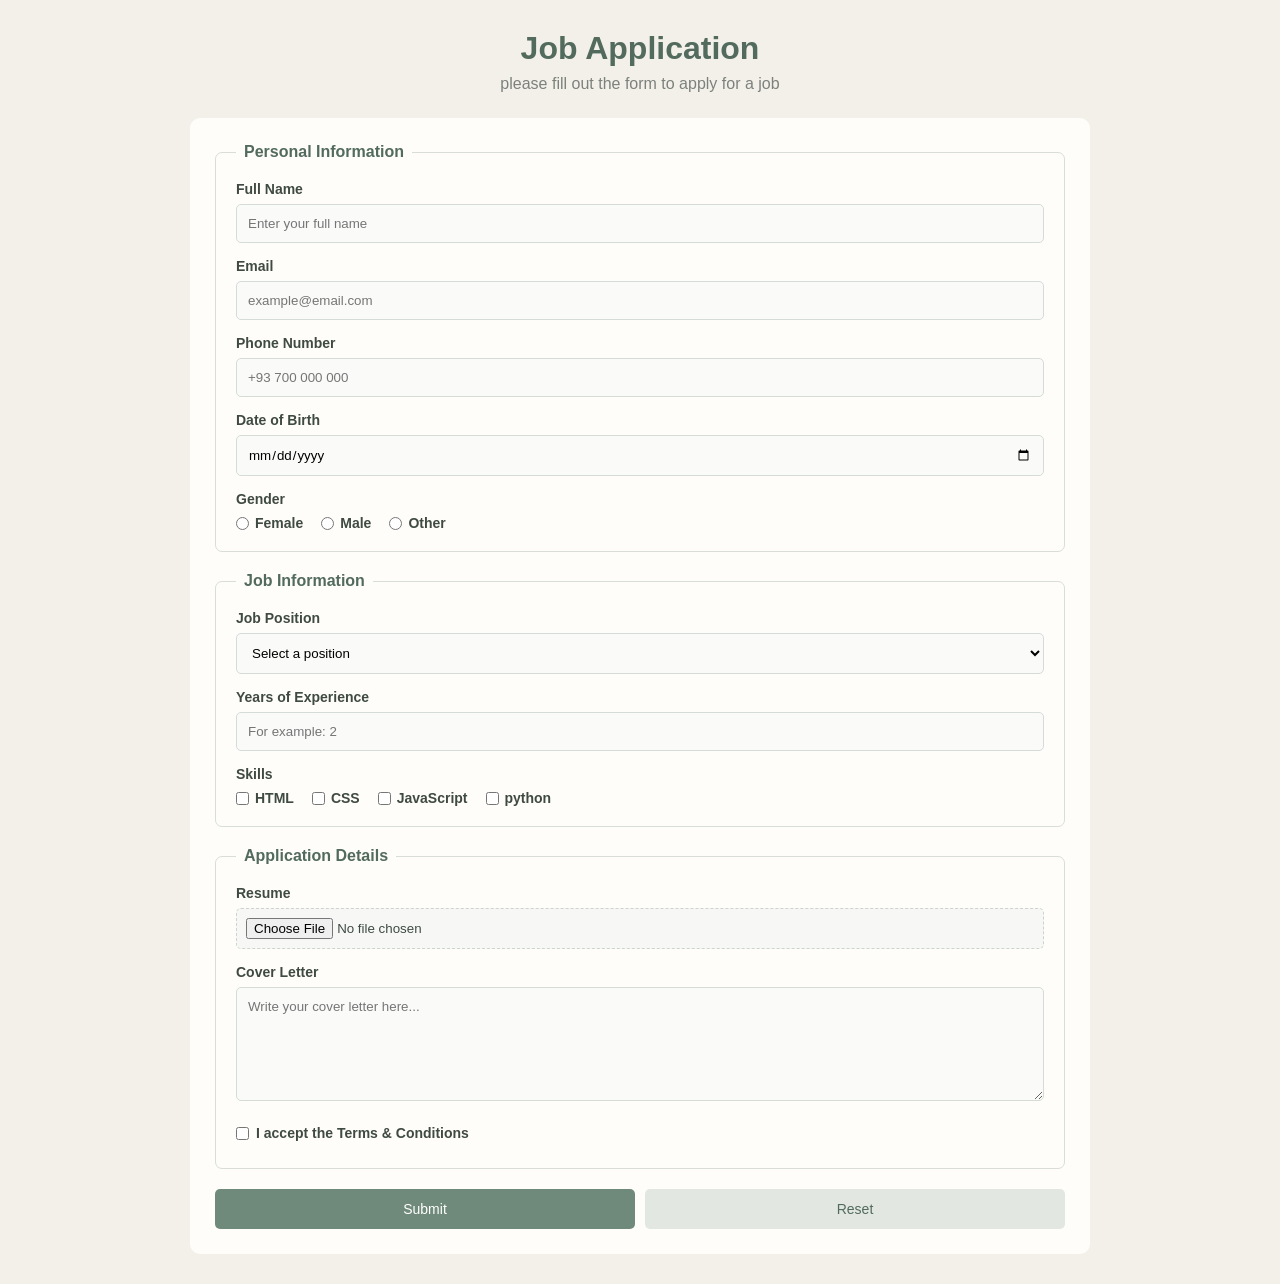
<file: job-application.html>
<!DOCTYPE html>
<html lang="en">
<head>
    <meta charset="UTF-8">
    <meta name="viewport" content="width=device-width, initial-scale=1.0">
    <title>Job Application</title>
    <link rel="stylesheet" href="style.css">
</head>
<body>
    <div class="container">
        <h1>Job Application</h1>
        <p class="text">please fill out the form to apply for a job</p>
    <form>
        <fieldset>
            <legend>Personal Information</legend>
            <label for="name">Full Name</label>
            <input type="text" id="name" name="full_name" placeholder="Enter your full name" required>

            <label for="email">Email</label>
            <input type="email" id="email" name="email" placeholder="example@email.com" required>

            <label for="phone-num">Phone Number</label>
            <input type="tel" id="phone-num" name="phone-num" placeholder="+93 700 000 000" required>
                
            <label for="birth">Date of Birth</label>
            <input type="date" id="birth" name="date_of_birth" required>
                
            <label>Gender</label>
            <div class="options">
                <label>
                <input type="radio" name="gender" value="female" required>Female</label>
                <label>
                <input type="radio" name="gender" value="male"> Male</label>
                <label>
                <input type="radio" name="gender" value="other"> Other</label>
            </div>
        </fieldset>
        <fieldset>
            <legend>Job Information</legend>
            <label for="position">Job Position</label>
            <select id="position" name="job_position" required>
            <option value="" selected disabled>Select a position</option>
            <option value="web-developer">Web Developer</option>
            <option value="designer">UI/UX Designer</option>
            <option value="software-developer">Software Developer</option>
            <option value="other">other</option>

            </select>
                <label for="experience">Years of Experience</label>
                <input type="number" id="experience" name="experience" placeholder="For example: 2" min="0" required>

                <label>Skills</label>
                <div class="options">
                    <label>
                    <input type="checkbox" name="skills" value="html">HTML</label>
                    <label>
                    <input type="checkbox" name="skills" value="css">CSS</label>
                    <label>
                    <input type="checkbox" name="skills" value="javascript">JavaScript</label>
                    <label>
                    <input type="checkbox" name="skills" value="python">python</label>
                </div>
        </fieldset>
        <fieldset>
            <legend>Application Details</legend>
                <label for="resume">Resume</label>
                <input type="file" id="resume" name="resume" accept=".pdf,.doc,.docx" required>

                <label for="cover">Cover Letter</label>
                <textarea id="cover" name="cover_letter" rows="6" placeholder="Write your cover letter here..." required></textarea>

                <div class="terms">
                    <label>
                    <input type="checkbox" name="terms" value="accepted" required>I accept the Terms & Conditions</label>
                </div>
        </fieldset>
        <div class="buttons">
            <button type="submit">Submit</button>
            <button type="reset">Reset</button>
        </div>
    </form>
    </div>
</body>
</html>
</file>
<file: style.css>
*{
    margin: 0;
    padding: 0;
    box-sizing: border-box;
}
body{
    font-family: Arial, sans-serif;
    background-color: #f3f0e9;
    color: #3f4a43;
    padding: 30px 15px;
}
.container{
    margin: auto;
    max-width: 900px;
}
h1{
    text-align: center;
    color: #526b5d;
    margin-bottom: 8px;
}
.text{
    margin-bottom: 25px;
    text-align: center;
    color: #7c817c;
}
form{
    padding: 25px;
    background-color: #fffdf9;
    border-radius: 10px;
}
fieldset{
    border: 1px solid #d8ddd7;
    border-radius: 7px;
    padding: 20px;
    margin-bottom: 20px;
}
legend{
    padding: 0 8px;
    color: #526b5d;
    font-weight: bold;
}
form fieldset label,
fieldset label{
    margin-top: 15px;
    margin-bottom: 7px;
    display: block;
    font-size: 14px;
    font-weight: bold;
}
fieldset label:first-of-type{
    margin-top: 0;
}
input[type="text"], input[type="email"], input[type="tel"], input[type="date"], input[type="number"],
select, textarea{
    padding: 11px;
    width: 100%;
    background-color: #fafbf9;
    border: 1px solid #d5dbd6;
    border-radius: 5px;
    font-family: Arial, sans-serif;
}
input:focus, select:focus,
textarea:focus{
    outline: none;
    border-color: #8ca394;
}
textarea{
    resize: vertical;
}
.options{
    display: flex;
    align-items: center;
    gap: 18px;
    margin-top: 8px;
    flex-wrap: wrap;
}
.options label{
    display: flex;
    gap: 6px;
    align-items: center;
    font-size: 14px;
    margin: 0;
}
.options input{
    accent-color: #7d9888;
}
input[type="file"]{
    width: 100%;
    padding: 9px;
    border: 1px dashed #cbd4cd;
    background-color: #f7f8f5;
    border-radius: 5px;
}
.terms{
    margin-top: 20px;
}
.terms label{
    display: flex;
    align-items: center;
    gap: 7px;
    font-size: 14px;
}
.terms input{
    accent-color: #7d9888;
}
.buttons{
    display: flex;
    gap: 10px;
}
button{
    flex: 1;
    background-color: #6f897a;
    padding: 12px;
    border: none;
    border-radius: 5px;
    color: white;
    font-size: 14px;
    cursor: pointer;
}


button:hover{
    background-color: #587263;
}
button[type="reset"]{
    background-color: #e2e7e2;
    color: #526b5d;
}
</file>
